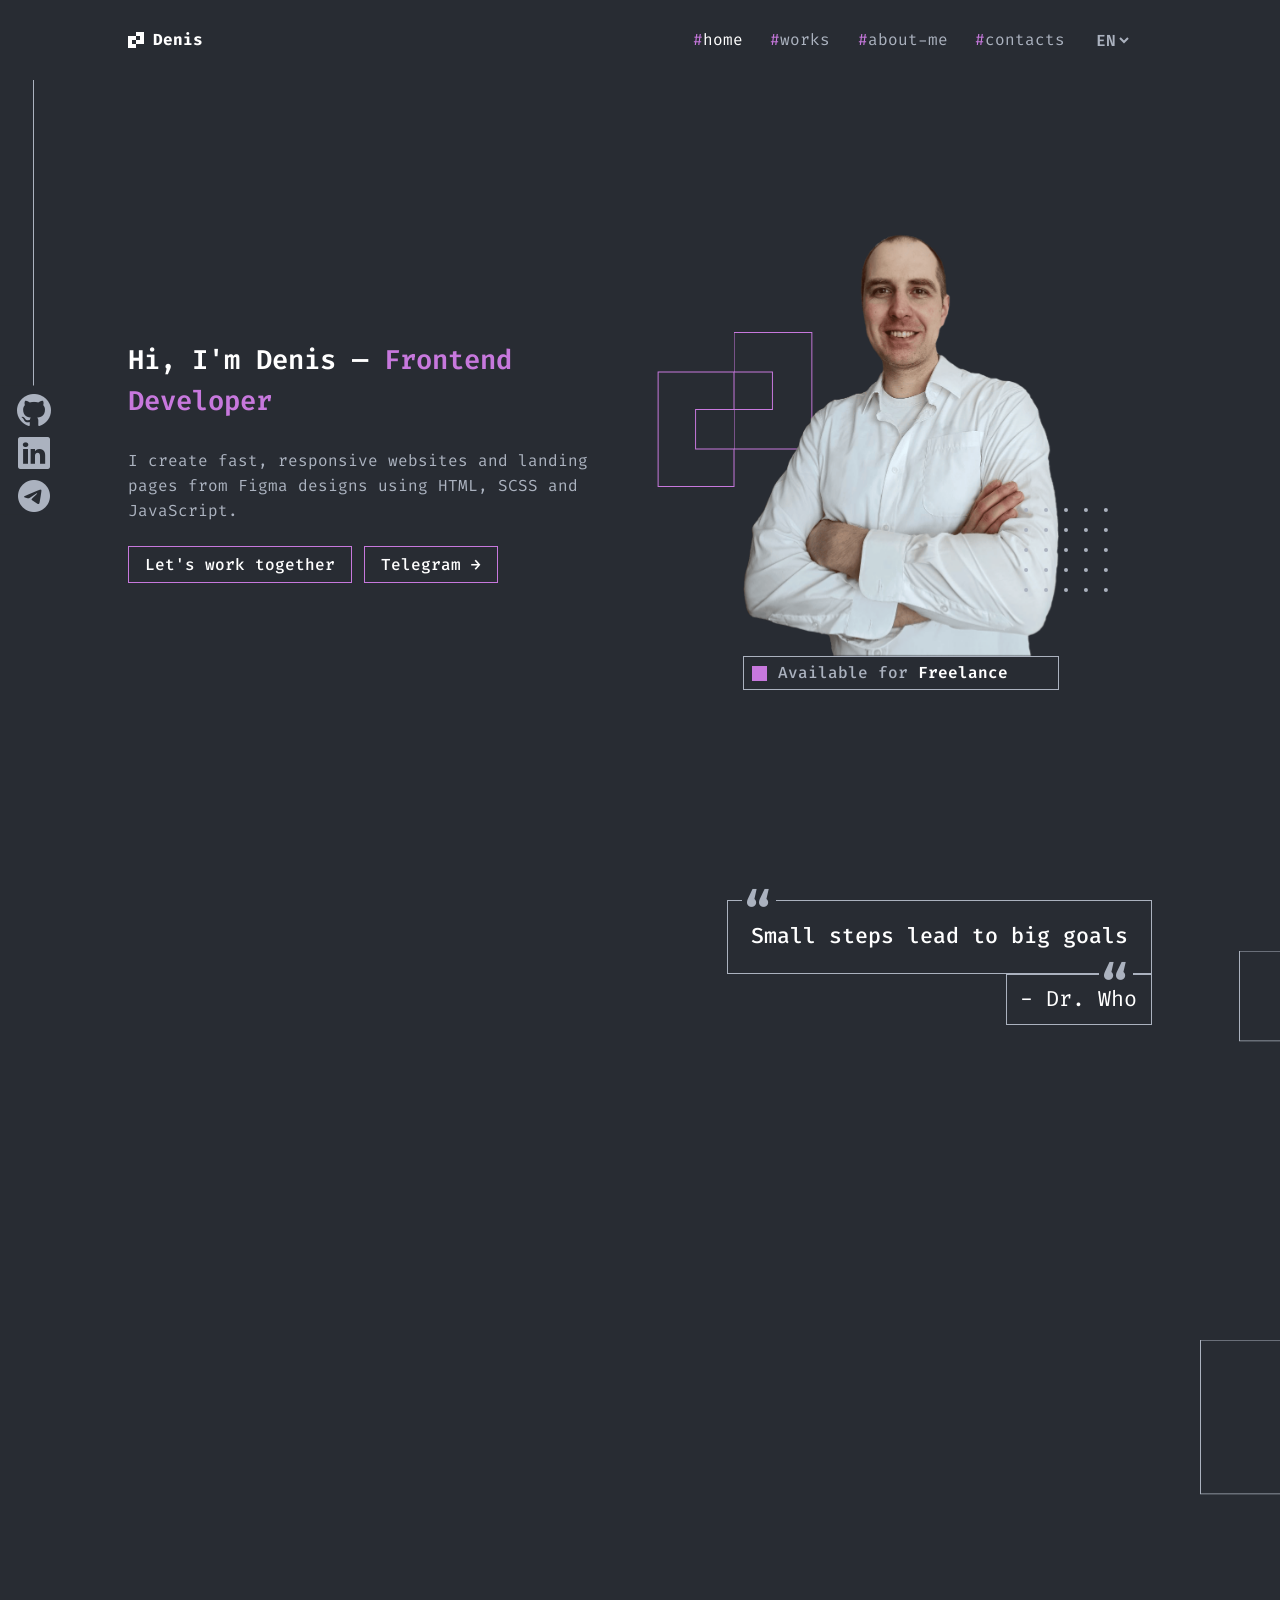
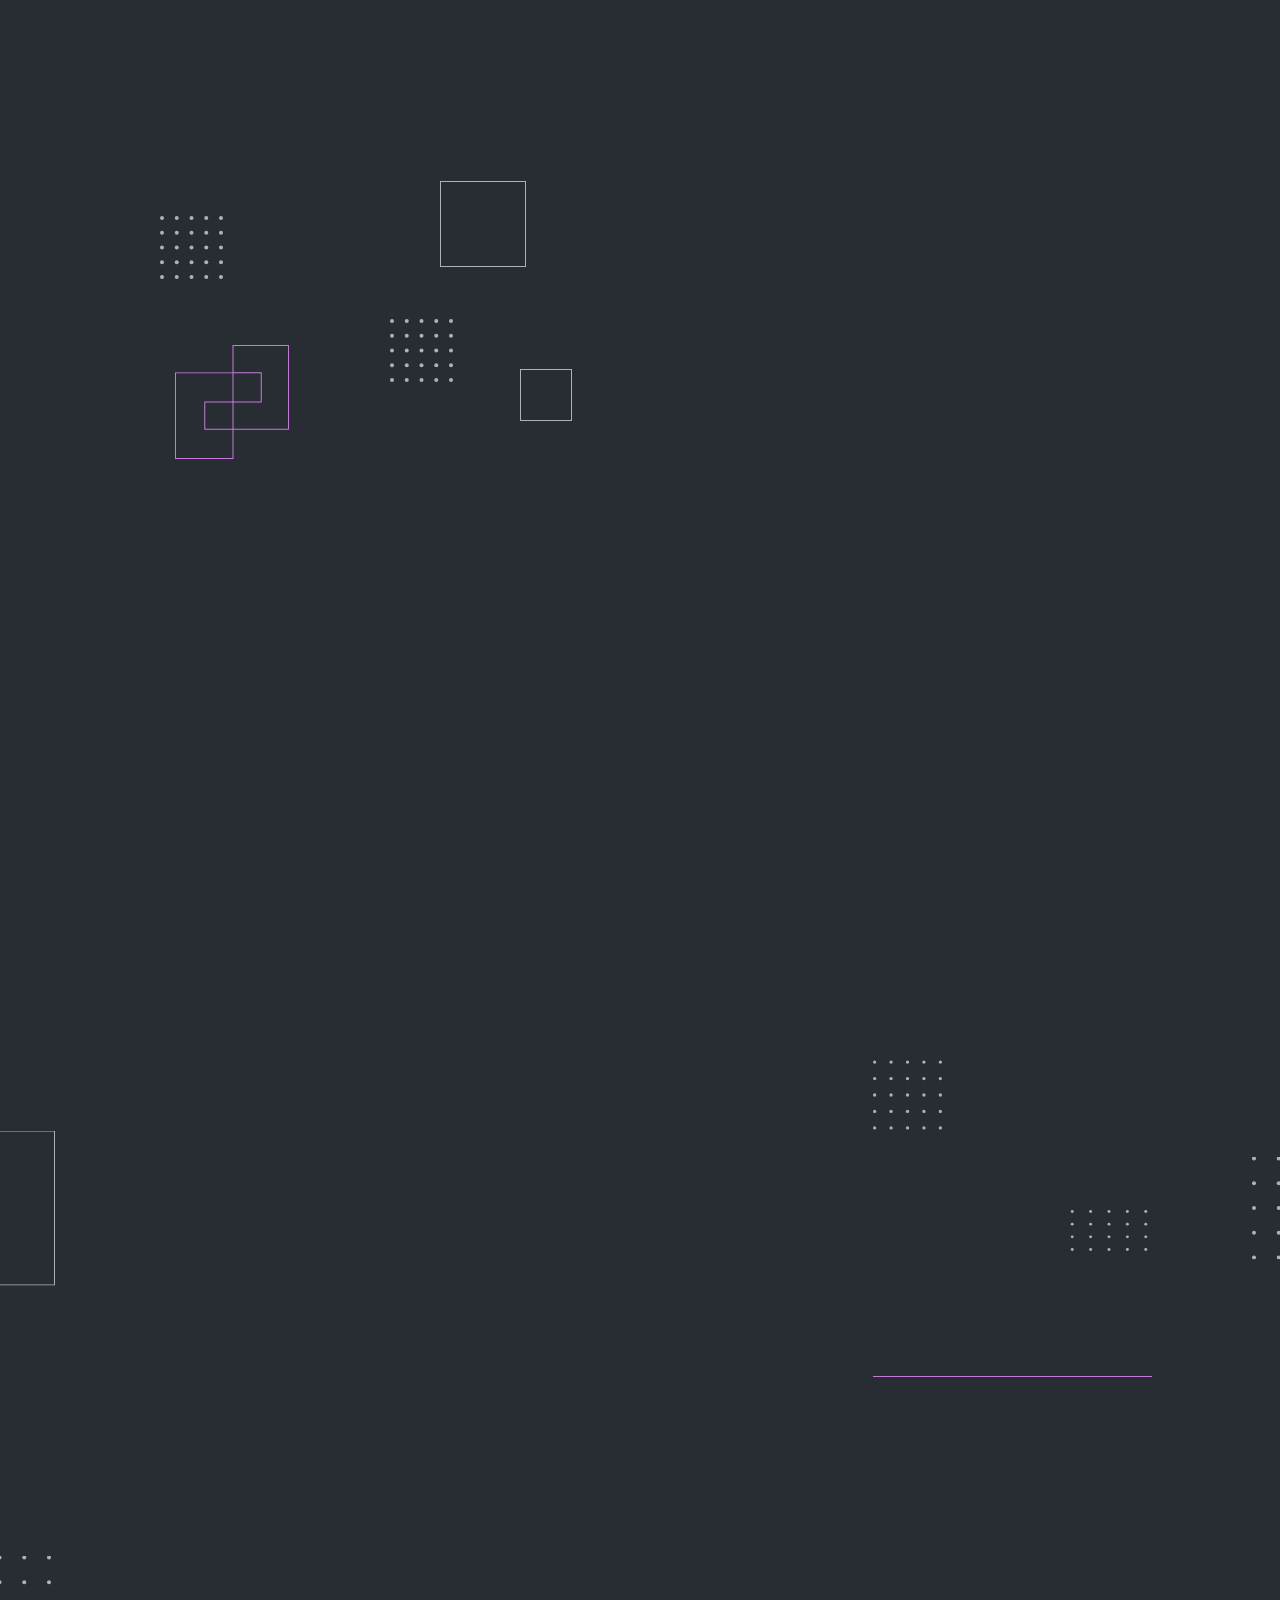
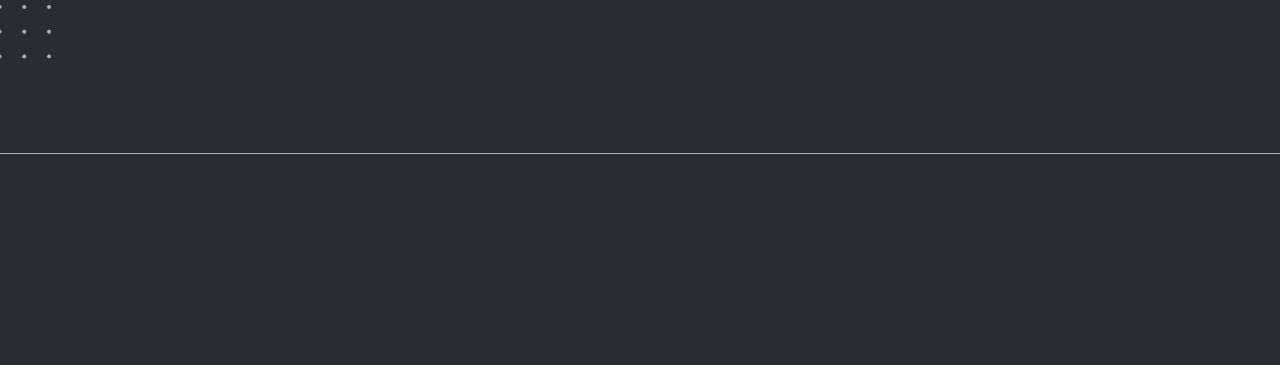
<file: index.html>
<!DOCTYPE html>
<html lang="en">
  <head>
    <meta charset="UTF-8" />
    <meta http-equiv="X-UA-Compatible" content="IE=edge" />
    <meta name="viewport" content="width=device-width, initial-scale=1.0" />

    <!-- SEO -->
    <meta
      name="description"
      content="Denis — Frontend Developer building fast, responsive websites and landing pages from Figma designs with HTML, SCSS and JavaScript."
    />
    <link rel="canonical" href="https://denis-dityatkin-dev.github.io/Portfolio-2.0/" />

    <!-- Open Graph -->
    <meta property="og:type" content="website" />
    <meta property="og:url" content="https://denis-dityatkin-dev.github.io/Portfolio-2.0/" />
    <meta property="og:title" content="Denis — Frontend Developer" />
    <meta
      property="og:description"
      content="Responsive websites and landing pages built with HTML, SCSS and JavaScript."
    />
    <meta
      property="og:image"
      content="https://denis-dityatkin-dev.github.io/Portfolio-2.0/images/preview.jpg"
    />
    <meta property="og:image:width" content="1201" />
		<meta property="og:image:height" content="554" />
    <meta property="og:image:alt" content="Denis — Frontend Developer portfolio preview" />
    <meta property="og:image:type" content="image/jpeg" />

    <!-- Twitter -->
    <meta name="twitter:card" content="summary_large_image" />
    <meta name="twitter:title" content="Denis — Frontend Developer" />
    <meta
      name="twitter:description"
      content="Responsive websites and landing pages built with HTML, SCSS and JavaScript."
    />
    <meta
      name="twitter:image"
      content="https://denis-dityatkin-dev.github.io/Portfolio-2.0/images/preview.jpg"
    />
    <meta name="twitter:image:alt" content="Denis — Frontend Developer portfolio preview" />

    <meta name="theme-color" content="#0d0d0d" />

    <link rel="icon" href="favicon.png" type="image/png" />
    <link rel="stylesheet" href="css/reset.css" />
    <link rel="stylesheet" href="css/main.css" />

    <title>Denis — Frontend Developer | Responsive Websites & Landing Pages</title>
  </head>
  <body>
    <div class="wrapper">
      <header id="navbar" class="header">
        <div class="header__container">
          <a data-goto=".wrapper" href="#" class="header__logo"> Denis </a>

          <div class="header__menu menu">
            <nav id="menu" class="menu__body" aria-label="Main navigation">
              <ul class="menu__list">
                <li class="menu__item">
                  <a
                    href="index.html"
                    class="menu__link menu__link-active"
                    aria-current="page"
                  >
                    <span>#</span><span data-i18n="nav.home">home</span>
                  </a>
                </li>

                <li class="menu__item">
                  <a href="works.html" class="menu__link">
                    <span>#</span><span data-i18n="nav.works">works</span>
                  </a>
                </li>

                <li class="menu__item">
                  <a href="about.html" class="menu__link">
                    <span>#</span><span data-i18n="nav.about">about-me</span>
                  </a>
                </li>

                <li class="menu__item">
                  <a href="contacts.html" class="menu__link">
                    <span>#</span><span data-i18n="nav.contacts">contacts</span>
                  </a>
                </li>

                <li class="menu__item">
                  <div class="select-wrapper">
                    <select
                      id="lang-select"
                      class="menu__link menu__link-select"
                      aria-label="Select language"
                    >
                      <option value="en">EN</option>
                      <option value="uk">UA</option>
                    </select>
                  </div>
                </li>
              </ul>

              <div class="header__menu-social">
                <div class="header__menu-items">
                  <a
                    href="https://github.com/denis-dityatkin-dev?tab=repositories"
                    target="_blank"
                    rel="noopener noreferrer"
                    class="social__item icon-github"
                    aria-label="GitHub"
                  ></a>

                  <a
                    href="https://www.linkedin.com/in/denis-dityatkin-908346b7/"
                    target="_blank"
                    rel="noopener noreferrer"
                    class="social__item icon-linkedin"
                    aria-label="LinkedIn"
                  ></a>

                  <a
                    href="https://t.me/den_ka4ek"
                    target="_blank"
                    rel="noopener noreferrer"
                    class="social__item icon-telegram"
                    aria-label="Telegram"
                  ></a>
                </div>
              </div>
            </nav>
          </div>

          <div class="header__actions">
            <button
              type="button"
              class="menu__icon icon-menu"
              aria-label="Open menu"
              aria-expanded="false"
              aria-controls="menu"
            >
              <span></span>
            </button>
          </div>
        </div>
      </header>

      <main class="main">
        <!-- ==================== HERO ==================== -->
        <section class="main-section --anim">
          <div class="main-section__line social-line anim--down"></div>

          <div class="main-section__social social">
            <div class="social__items">
              <a
                href="https://github.com/denis-dityatkin-dev?tab=repositories"
                target="_blank"
                rel="noopener noreferrer"
                class="social__item icon-github anim--delay"
                aria-label="GitHub"
              ></a>

              <a
                href="https://www.linkedin.com/in/denis-dityatkin-908346b7/"
                target="_blank"
                rel="noopener noreferrer"
                class="social__item icon-linkedin anim--delay"
                aria-label="LinkedIn"
              ></a>

              <a
                href="https://t.me/den_ka4ek"
                target="_blank"
                rel="noopener noreferrer"
                class="social__item icon-telegram anim--delay"
                aria-label="Telegram"
              ></a>
            </div>
          </div>

          <div class="main-section__container">
            <div class="main-section__content">
              <h1 class="main-section__title anim--down">
                Hi, I'm Denis — <span>Frontend Developer</span>
              </h1>

              <div class="main-section__text anim--right">
                <p>
                  I create fast, responsive websites and landing pages from
                  Figma designs using HTML, SCSS and JavaScript.
                </p>
              </div>

              <div class="main-section__actions anim--zoom">
                <button
                  data-goto=".contacts"
                  class="button main-section__button button__live"
                >
                  Let's work together
                </button>

                <a
                  href="https://t.me/den_ka4ek"
                  target="_blank"
                  rel="noopener noreferrer"
                  class="button main-section__button button__live"
                >
                  Telegram →
                </a>
              </div>
            </div>

            <div class="main-section__decor decor-main-section">
              <div class="decor-main-section__box">
                <div class="decor-main-section__image">
                  <img
                    class="decor-main-section__picture anim--left"
                    src="./images/denis-3.png"
                    alt="Denis — Frontend Developer"
                  />

                  <h2
                    class="decor-main-section__subtitle icon-cube-primary anim--up"
                  >
                    Available for <span>Freelance</span>
                  </h2>
                </div>
              </div>
            </div>
          </div>
        </section>

        <!-- ==================== WHO ==================== -->
        <section class="who --anim">
					<div class="who__container">
						<div class="who__content">
							<div class="who__text anim--right">
								<p>Small steps lead to big goals</p>
							</div>
							<div class="who__author anim--left">- Dr. Who</div>
						</div>
					</div>
          <img
            src="./images/who/cube.svg"
            alt=""
            aria-hidden="true"
            class="who__cube cube anim--rotate"
          />
        </section>

        <!-- ==================== PROJECTS ==================== -->
        <section class="projects --anim">
          <div class="projects__container">
            <div class="projects__header">
              <h2 class="projects__title title anim--right">
                <span>#</span>projects
              </h2>
              <a href="works.html" class="projects__link anim--left">
                View all →
              </a>
            </div>

            <div class="projects__items">
              <!-- Arct Website -->
              <article class="projects__item item-projects anim--delay-up">
                <a
                  href="https://denis-dityatkin-dev.github.io/arct/"
                  target="_blank"
                  rel="noopener noreferrer"
                  class="item-projects__image"
                >
                  <img
                    src="./images/projects/portfolio-19.jpg"
                    alt="Arct Website preview"
                  />
                </a>

                <div class="item-projects__category">
                  HTML · SCSS · JavaScript
                </div>

                <div class="item-projects__body body-item-projects">
                  <h3 class="body-item-projects__title">
                    <a
                      href="https://denis-dityatkin-dev.github.io/arct/"
                      target="_blank"
                      rel="noopener noreferrer"
                      class="body-item-projects__link-title"
                    >
                      Arct Website
                    </a>
                  </h3>

                  <div class="body-item-projects__text">
                    <p>
                      Responsive website built from a Figma design with a clean
                      layout, reusable components and mobile-friendly structure.
                    </p>
                  </div>

                  <div class="item-projects__buttons">
                    <a
                      href="https://denis-dityatkin-dev.github.io/arct/"
                      target="_blank"
                      rel="noopener noreferrer"
                      class="button item-projects__button button__live"
                    >
                      Live Demo →
                    </a>

                    <a
                      href="https://github.com/denis-dityatkin-dev/arct"
                      target="_blank"
                      rel="noopener noreferrer"
                      class="button item-projects__button button__live"
                      aria-label="Arct Website on GitHub"
                    >
                      GitHub →
                    </a>
                  </div>
                </div>
              </article>

              <!-- Arik Website -->
              <article class="projects__item item-projects anim--delay-up">
                <a
                  href="https://denis-dityatkin-dev.github.io/Arik/"
                  target="_blank"
                  rel="noopener noreferrer"
                  class="item-projects__image"
                >
                  <img
                    src="./images/projects/portfolio-18.jpg"
                    alt="Arik Website preview"
                  />
                </a>

                <div class="item-projects__category">
                  HTML · SCSS · JavaScript
                </div>

                <div class="item-projects__body body-item-projects">
                  <h3 class="body-item-projects__title">
                    <a
                      href="https://denis-dityatkin-dev.github.io/Arik/"
                      target="_blank"
                      rel="noopener noreferrer"
                      class="body-item-projects__link-title"
                    >
                      Arik Website
                    </a>
                  </h3>

                  <div class="body-item-projects__text">
                    <p>
                      Modern responsive landing page focused on visual
                      presentation, smooth animations and interactive elements.
                    </p>
                  </div>

                  <div class="item-projects__buttons">
                    <a
                      href="https://denis-dityatkin-dev.github.io/Arik/"
                      target="_blank"
                      rel="noopener noreferrer"
                      class="button item-projects__button button__live"
                    >
                      Live Demo →
                    </a>

                    <a
                      href="https://github.com/denis-dityatkin-dev/Arik"
                      target="_blank"
                      rel="noopener noreferrer"
                      class="button item-projects__button button__live"
                      aria-label="Arik Website on GitHub"
                    >
                      GitHub →
                    </a>
                  </div>
                </div>
              </article>

              <!-- Gronberg Website -->
              <article class="projects__item item-projects anim--delay-up">
                <a
                  href="https://denis-dityatkin-dev.github.io/gronberg/"
                  target="_blank"
                  rel="noopener noreferrer"
                  class="item-projects__image"
                >
                  <img
                    src="./images/projects/portfolio-17.jpg"
                    alt="Gronberg Website preview"
                  />
                </a>

                <div class="item-projects__category">
                  HTML · SCSS · JavaScript
                </div>

                <div class="item-projects__body body-item-projects">
                  <h3 class="body-item-projects__title">
                    <a
                      href="https://denis-dityatkin-dev.github.io/gronberg/"
                      target="_blank"
                      rel="noopener noreferrer"
                      class="body-item-projects__link-title"
                    >
                      Gronberg Website
                    </a>
                  </h3>

                  <div class="body-item-projects__text">
                    <p>
                      Fully responsive website with structured SCSS styling,
                      adaptive layouts and JavaScript functionality for a better
                      user experience.
                    </p>
                  </div>

                  <div class="item-projects__buttons">
                    <a
                      href="https://denis-dityatkin-dev.github.io/gronberg/"
                      target="_blank"
                      rel="noopener noreferrer"
                      class="button item-projects__button button__live"
                    >
                      Live Demo →
                    </a>

                    <a
                      href="https://github.com/denis-dityatkin-dev/gronberg"
                      target="_blank"
                      rel="noopener noreferrer"
                      class="button item-projects__button button__live"
                      aria-label="Gronberg Website on GitHub"
                    >
                      GitHub →
                    </a>
                  </div>
                </div>
              </article>
            </div>
          </div>

          <img
            src="./images/projects/cube.svg"
            alt=""
            aria-hidden="true"
            class="projects__cube cube anim--rotate-rev"
          />
        </section>

        <!-- ==================== SKILLS ==================== -->
        <section class="skills --anim">
          <div class="skills__container">
            <div class="skills__header">
              <h2 class="skills__title title anim--right">
                <span>#</span>skills
              </h2>
            </div>

            <div class="skills__body">
              <div class="skills__figures figure-skills">
                <div class="figure-skills__item">
                  <img
                    src="./images/skills/dots.svg"
                    class="item__figure-1 anim--rotate"
                    alt=""
                    aria-hidden="true"
                  />
                </div>

                <div class="figure-skills__item">
                  <img
                    src="./images/skills/сube-big.svg"
                    class="item__figure-2 anim--rotate-rev"
                    alt=""
                    aria-hidden="true"
                  />
                </div>

                <div class="figure-skills__item">
                  <img
                    src="./images/skills/logo.svg"
                    class="item__figure-3 anim--rotate"
                    alt=""
                    aria-hidden="true"
                  />
                </div>

                <div class="figure-skills__item figure-skills__item-body">
                  <img
                    src="./images/skills/dots.svg"
                    class="item__figure-4 anim--rotate-rev"
                    alt=""
                    aria-hidden="true"
                  />

                  <img
                    src="./images/skills/cube.svg"
                    class="item__figure-5 anim--rotate"
                    alt=""
                    aria-hidden="true"
                  />
                </div>
              </div>

              <div class="skills__content content-skills">
                <div class="content-skills__items item-skill">
                  <div class="item-skill__item anim--delay">
                    <h3 class="item-skill__item-title">Frontend</h3>

                    <div class="item-skill__item-text">
                      <p>HTML</p>
                      <p>CSS</p>
                      <p>SCSS</p>
                      <p>JavaScript</p>
                      <p>Responsive Design</p>
                      <p>BEM</p>
                    </div>
                  </div>

                  <div class="item-skill__item anim--delay">
                    <h3 class="item-skill__item-title">Tools</h3>

                    <div class="item-skill__item-text">
                      <p>VS Code</p>
                      <p>Figma</p>
                      <p>Git</p>
                      <p>GitHub</p>
                      <p>GitHub Pages</p>
                    </div>
                  </div>

									<div class="item-skill__item anim--delay">
										<h3 class="item-skill__item-title">Also</h3>
									
										<div class="item-skill__item-text">
											<p>Semantic HTML</p>
											<p>Accessibility basics</p>
											<p>Cross-browser testing</p>
										</div>
									</div>
                </div>
              </div>
            </div>
          </div>
        </section>

        <!-- ==================== WHAT I DO ==================== -->
        <section class="services --anim">
          <div class="services__container">
            <div class="services__header content-section__header header__title">
              <h2 class="title-big anim--delay-up" data-prefix="#"><span>#</span>what-i-do</h2>

              <div class="sub-title anim--delay-up">What you get</div>
            </div>

            <div class="services__items">
              <article class="services__item anim--delay-down">
                <h3>Responsive Design</h3>
                <p>Websites adapted for desktop, tablet and mobile devices.</p>
              </article>

              <article class="services__item anim--delay-down">
                <h3>Figma to HTML</h3>
                <p>
                  Accurate implementation of Figma designs using HTML, SCSS and
                  JavaScript.
                </p>
              </article>

              <article class="services__item anim--delay-down">
                <h3>Clean Code</h3>
                <p>
                  Structured and maintainable code using BEM and modern frontend
                  practices.
                </p>
              </article>

              <article class="services__item anim--delay-up">
                <h3>Animations</h3>
                <p>
                  Subtle animations and interactive elements to make the website
                  feel more dynamic.
                </p>
              </article>

              <article class="services__item anim--delay-up">
                <h3>Cross-browser</h3>
                <p>
                  Testing and adaptation for modern browsers and different
                  screen sizes.
                </p>
              </article>

              <article class="services__item anim--delay-up">
                <h3>Git & GitHub</h3>
                <p>
                  Project version control and clean repository structure using
                  Git and GitHub.
                </p>
              </article>
            </div>
          </div>
        </section>

        <!-- ==================== ABOUT ==================== -->
        <section class="about --anim">
          <img
            src="./images/about/dots-1.svg"
            alt=""
            aria-hidden="true"
            class="about__cube cube anim--rotate-rev"
          />

          <div class="about__container">
            <div class="about__header">
              <h2 class="about__title title anim--right">
                <span>#</span>about-me
              </h2>
            </div>

            <div class="about__body">
              <div class="about__content">
                <div class="about__text">
                  <p class="anim--delay-up">Hello, I'm Denis</p>

                  <p class="anim--delay-up">
                    I'm a self-taught front-end developer based in Ukraine. I
                    build responsive websites and landing pages from scratch,
                    focusing on clean code, modern design and a smooth user
                    experience.
                  </p>

                  <p class="anim--delay-up">
                    Web development has been my passion for over a year. I'm
                    constantly improving my skills, learning new technologies
                    and turning ideas into functional, user-friendly websites.
                  </p>
                </div>

                <a
                  href="about.html"
                  class="button about__button button__live anim--zoom"
                >
                  Read more →
                </a>
              </div>

              <div class="about__decor decor-about">
                <div class="decor-about__box">
                  <div class="decor-about__image">
                    <img
                      class="decor-about__picture anim--left"
                      src="./images/denis-4.png"
                      alt="Denis — Frontend Developer"
                    />
                  </div>
                </div>
              </div>
            </div>
          </div>

          <img
            src="./images/projects/cube.svg"
            alt=""
            aria-hidden="true"
            class="about__dots anim--rotate"
          />
        </section>

        <!-- ==================== CONTACTS ==================== -->
        <section class="contacts --anim">
          <img
            src="./images/about/dots-1.svg"
            alt=""
            aria-hidden="true"
            class="contacts__dots anim--rotate"
          />

          <div class="contacts__container">
            <div class="contacts__header">
              <h2 class="contacts__title title anim--right">
                <span>#</span>contacts
              </h2>
            </div>

            <div class="contacts__body">
              <div class="contacts__text anim--up">
                <p>
                  I'm currently available for freelance opportunities. Have a
                  project in mind or a question? Feel free to get in touch with
                  me.
                </p>
              </div>

              <div class="contacts__content action anim--left">
                <div class="contacts__subtitle contacts__title">
                  Message me here
                </div>

                <div class="contacts__items">
                  <a
                    href="mailto:den04101990@gmail.com"
                    class="contacts__item icon-email"
                  >
                    den04101990@gmail.com
                  </a>

                  <a
                    href="https://t.me/den_ka4ek"
                    target="_blank"
                    rel="noopener noreferrer"
                    class="contacts__item icon-telegram"
                  >
                    @den_ka4ek
                  </a>
                </div>
              </div>
            </div>
          </div>
        </section>
      </main>

      <footer class="footer --anim">
        <div class="footer__container">
          <div class="footer__body body-footer">
            <div class="body-footer__content">
              <div class="body-footer__title">
                <a
                  href="#"
                  data-goto=".wrapper"
                  class="body-footer__logo header__logo anim--right"
                >
                  Denis
                </a>

                <a
                  href="mailto:den04101990@gmail.com"
                  class="body-footer__mail anim--left"
                >
                  den04101990@gmail.com
                </a>
              </div>

              <div class="body-footer__text anim--up">
                <p>
                  Frontend Developer specializing in responsive websites and
                  landing pages.
                </p>
              </div>
            </div>

            <div class="body-footer__media media-footer">
              <div class="media-footer__title anim--left">Media</div>

              <div class="media-footer__social social-footer">
                <div class="social-footer__items">
                  <a
                    href="https://github.com/denis-dityatkin-dev?tab=repositories"
                    target="_blank"
                    rel="noopener noreferrer"
                    class="social-footer__item social__item icon-github anim--delay"
                    aria-label="GitHub"
                  ></a>

                  <a
                    href="https://www.linkedin.com/in/denis-dityatkin-908346b7/"
                    target="_blank"
                    rel="noopener noreferrer"
                    class="social-footer__item social__item icon-linkedin anim--delay"
                    aria-label="LinkedIn"
                  ></a>

                  <a
                    href="https://t.me/den_ka4ek"
                    target="_blank"
                    rel="noopener noreferrer"
                    class="social-footer__item social__item icon-telegram anim--delay"
                    aria-label="Telegram"
                  ></a>
                </div>
              </div>
            </div>
          </div>

          <div class="footer__copy anim--up">
            © 2026 Denis. All rights reserved.
          </div>
        </div>
      </footer>
    </div>

    <script src="js/translate.js"></script>
    <script src="js/components/burger.js"></script>
    <script src="js/components/float-head.js"></script>
    <script src="js/components/anim.js"></script>
  </body>
</html>
</file>
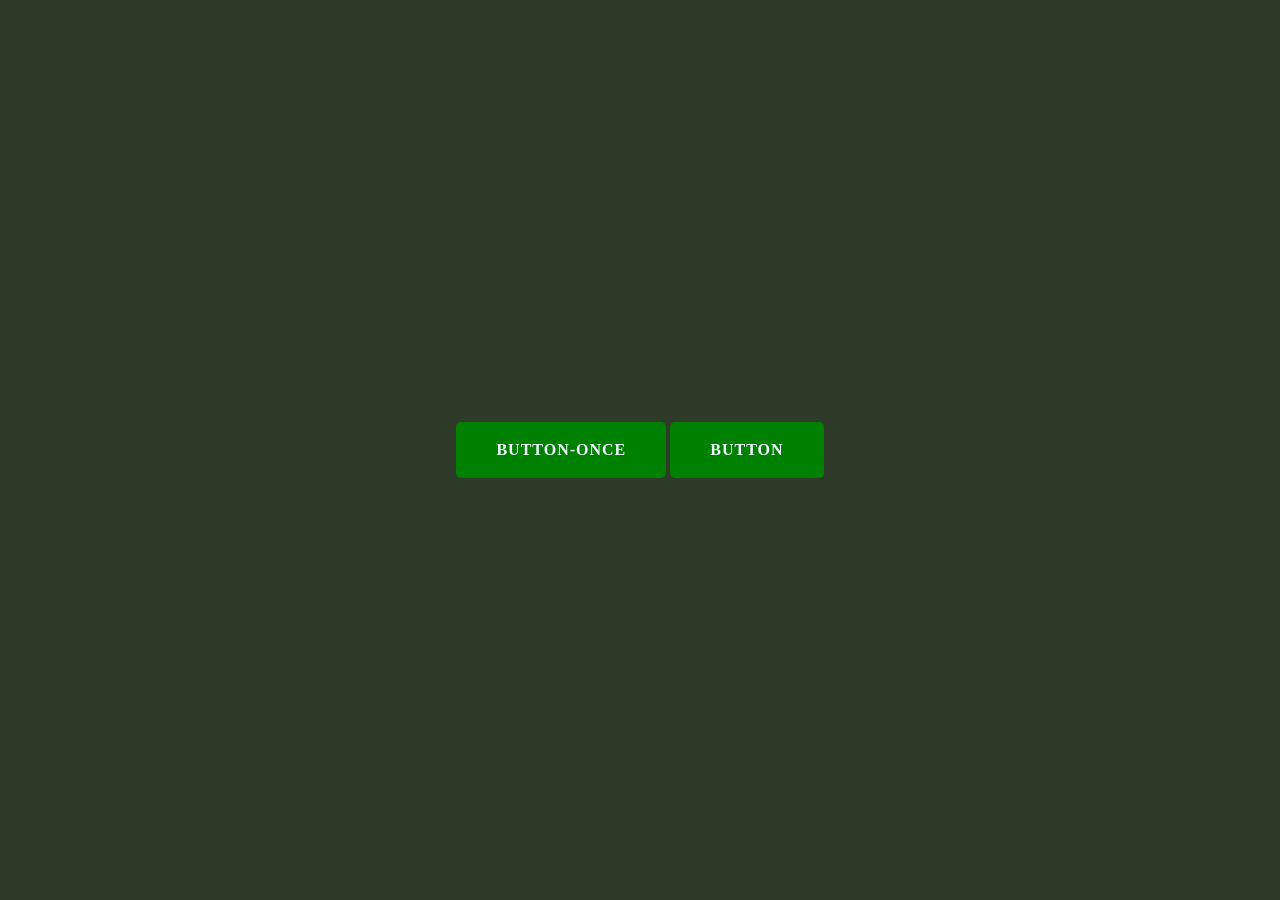
<file: tools/RIPPLE EFFECT button/index.html>
<!DOCTYPE html>
<html lang="en">
<head>
  <meta charset="UTF-8">
  <meta http-equiv="X-UA-Compatible" content="IE=edge">
  <meta name="viewport" content="width=device-width, initial-scale=1.0">
  <link rel="stylesheet" href="css/reset.css">
  <link rel="stylesheet" href="css/style.css">
  <title>RIPPLE EFFECT BUTTON</title>
</head>
<body>
	<div class="wrapper">
		<main class="page">
			<div class="page__item">
				<button data-ripple="once" type="button" class="button">Button-once</button>
				<button data-ripple type="button" class="button">Button</button>
			</div>
		</main>
	</div>
  <script src="js/button-ripple.js"></script>
	<!-- <script src="https://cdn.jsdelivr.net/npm/swiper@8/swiper-bundle.min.js"></script>
	<script src="js/slider_swiper.js"></script> -->
	<!-- <script src="js/anim.js"></script> -->
</body>
</html>
</file>
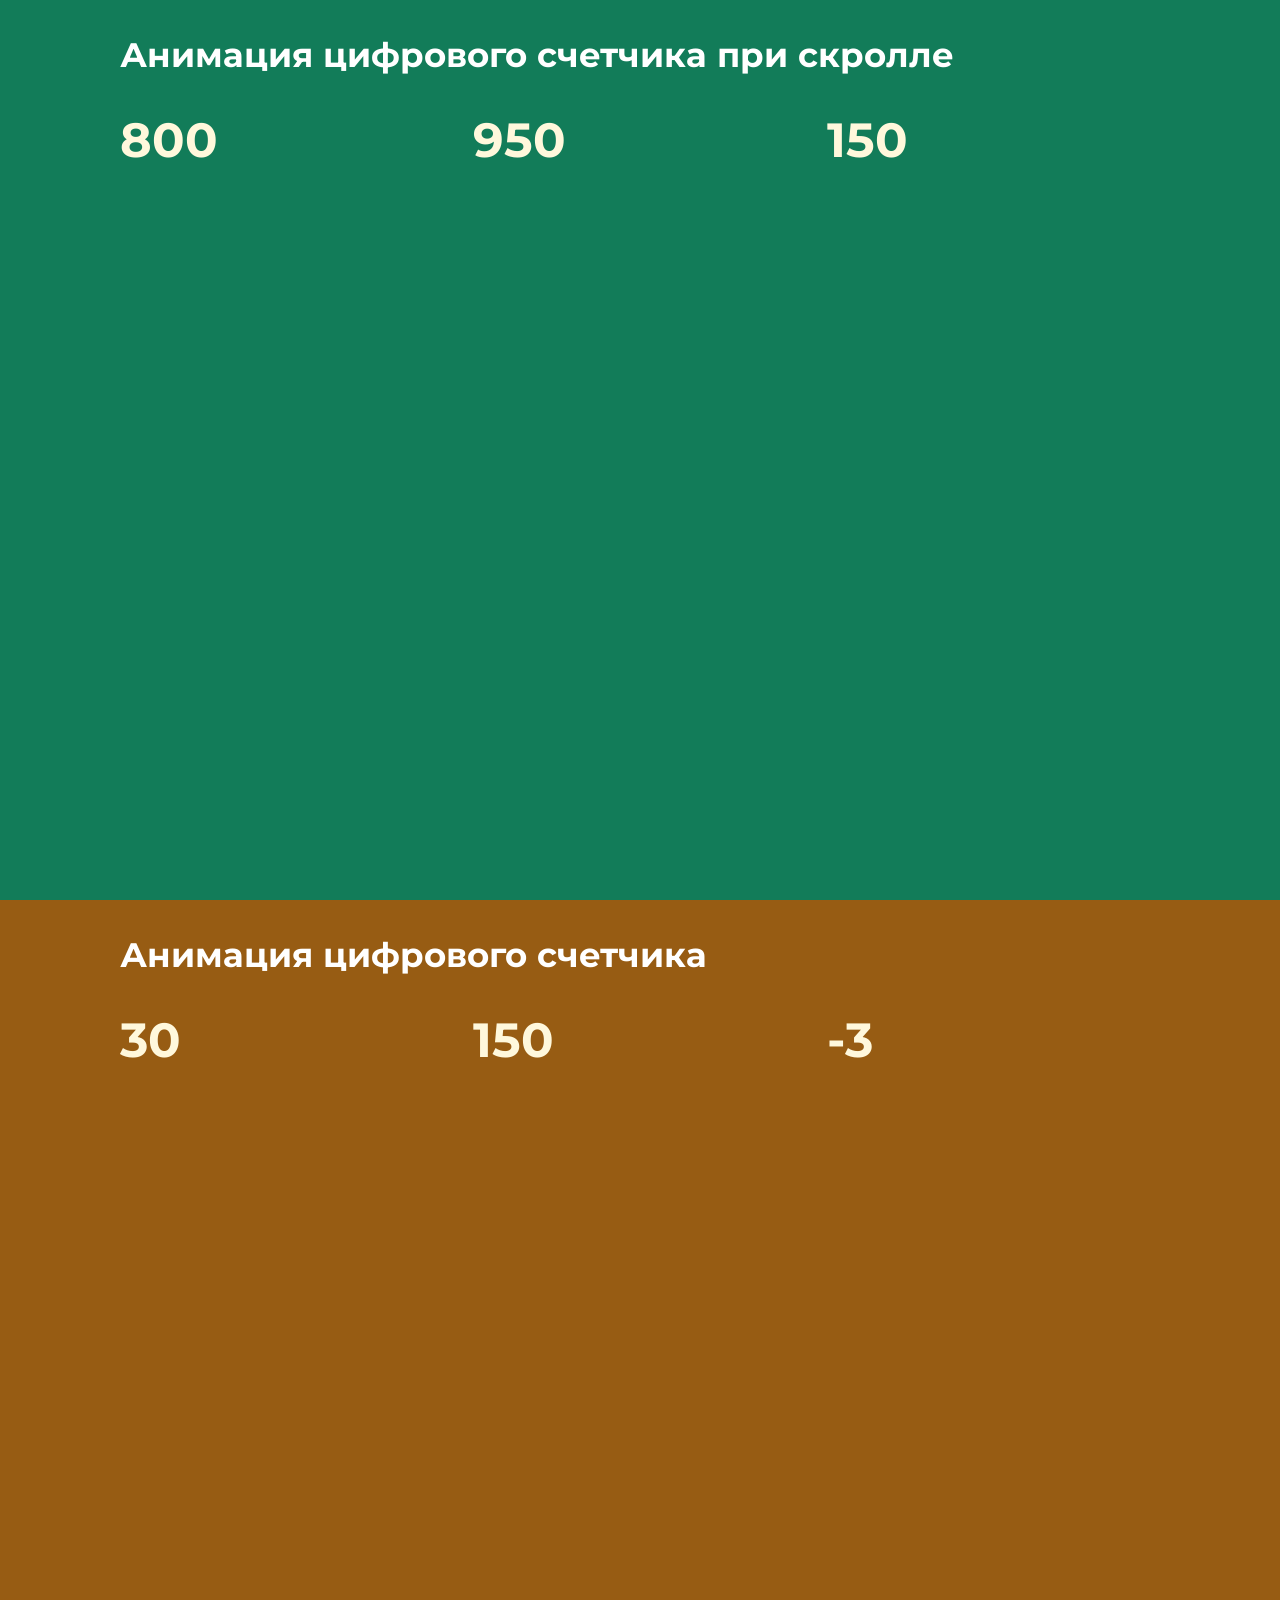
<file: tools/Анимация цифрового счетчика/index.html>
<!DOCTYPE html>
<html lang="en">
<head>
  <meta charset="UTF-8">
  <meta http-equiv="X-UA-Compatible" content="IE=edge">
  <meta name="viewport" content="width=device-width, initial-scale=1.0">
  <link rel="stylesheet" href="css/reset.css">
  <link rel="stylesheet" href="css/style.css">
  <title>Анимация цифрового счетчика</title>
</head>
<body>
	<div class="wrapper">
		<div class="page">
			<section class="page__section">
				<div class="page__container">
					<h2 class="page__title">Анимация цифрового счетчика при скролле</h2>
					<div class="page__row">
						<div data-digits-counter class="page__counter">800</div>
						<div data-digits-counter class="page__counter">950</div>
						<div data-digits-counter class="page__counter">150</div>
					</div>
				</div>
			</section>
			<section class="page__section">
				<div class="page__container">
					<h1 class="page__title">Анимация цифрового счетчика</h1>
					<div class="page__row">
						<div data-digits-counter class="page__counter">100</div>
						<div data-digits-counter class="page__counter">500</div>
						<div data-digits-counter class="page__counter">-10</div>
					</div>
				</div>
			</section>
		</div>
	</div>
  <script src="js/digits-counter.js"></script>
	<!-- <script src="https://cdn.jsdelivr.net/npm/swiper@8/swiper-bundle.min.js"></script>
	<script src="js/slider_swiper.js"></script> -->
	<!-- <script src="js/anim.js"></script> -->
</body>
</html>
</file>
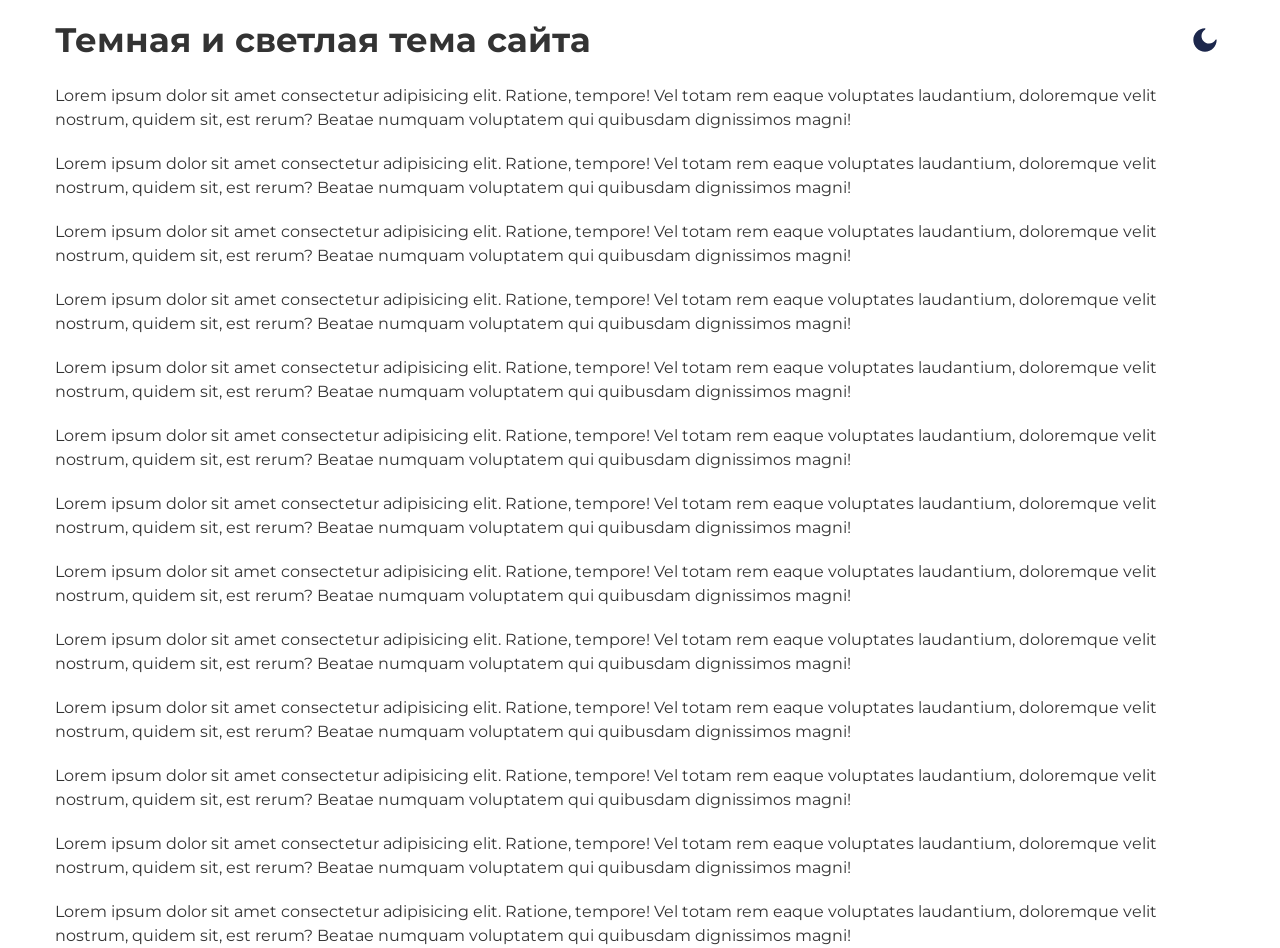
<file: tools/Изменение цветовой схемы сайта/index.html>
<!DOCTYPE html>
<html lang="en">
<head>
  <meta charset="UTF-8">
  <meta http-equiv="X-UA-Compatible" content="IE=edge">
  <meta name="viewport" content="width=device-width, initial-scale=1.0">
  <link rel="stylesheet" href="css/reset.css">
  <link rel="stylesheet" href="css/style.css">
  <title>Изменение цветовой схемы сайта</title>
</head>
<body>
	<div class="wrapper">
		<div class="page">
			<div class="page__container">
				<div class="page__header">
					<h1 class="page__title">Темная и светлая тема сайта</h1>
					<div class="page__action">
						<button type="button" class="page__theme"></button>
						<button type="button" class="page__reset"></button>
					</div>
				</div>
				<div class="page__text">
					<p>Lorem ipsum dolor sit amet consectetur adipisicing elit. Ratione, tempore! Vel totam rem eaque voluptates laudantium, doloremque velit nostrum, quidem sit, est rerum? Beatae numquam voluptatem qui quibusdam dignissimos magni!</p>
					<p>Lorem ipsum dolor sit amet consectetur adipisicing elit. Ratione, tempore! Vel totam rem eaque voluptates laudantium, doloremque velit nostrum, quidem sit, est rerum? Beatae numquam voluptatem qui quibusdam dignissimos magni!</p>
					<p>Lorem ipsum dolor sit amet consectetur adipisicing elit. Ratione, tempore! Vel totam rem eaque voluptates laudantium, doloremque velit nostrum, quidem sit, est rerum? Beatae numquam voluptatem qui quibusdam dignissimos magni!</p>
					<p>Lorem ipsum dolor sit amet consectetur adipisicing elit. Ratione, tempore! Vel totam rem eaque voluptates laudantium, doloremque velit nostrum, quidem sit, est rerum? Beatae numquam voluptatem qui quibusdam dignissimos magni!</p>
					<p>Lorem ipsum dolor sit amet consectetur adipisicing elit. Ratione, tempore! Vel totam rem eaque voluptates laudantium, doloremque velit nostrum, quidem sit, est rerum? Beatae numquam voluptatem qui quibusdam dignissimos magni!</p>
					<p>Lorem ipsum dolor sit amet consectetur adipisicing elit. Ratione, tempore! Vel totam rem eaque voluptates laudantium, doloremque velit nostrum, quidem sit, est rerum? Beatae numquam voluptatem qui quibusdam dignissimos magni!</p>
					<p>Lorem ipsum dolor sit amet consectetur adipisicing elit. Ratione, tempore! Vel totam rem eaque voluptates laudantium, doloremque velit nostrum, quidem sit, est rerum? Beatae numquam voluptatem qui quibusdam dignissimos magni!</p>
					<p>Lorem ipsum dolor sit amet consectetur adipisicing elit. Ratione, tempore! Vel totam rem eaque voluptates laudantium, doloremque velit nostrum, quidem sit, est rerum? Beatae numquam voluptatem qui quibusdam dignissimos magni!</p>
					<p>Lorem ipsum dolor sit amet consectetur adipisicing elit. Ratione, tempore! Vel totam rem eaque voluptates laudantium, doloremque velit nostrum, quidem sit, est rerum? Beatae numquam voluptatem qui quibusdam dignissimos magni!</p>
					<p>Lorem ipsum dolor sit amet consectetur adipisicing elit. Ratione, tempore! Vel totam rem eaque voluptates laudantium, doloremque velit nostrum, quidem sit, est rerum? Beatae numquam voluptatem qui quibusdam dignissimos magni!</p>
					<p>Lorem ipsum dolor sit amet consectetur adipisicing elit. Ratione, tempore! Vel totam rem eaque voluptates laudantium, doloremque velit nostrum, quidem sit, est rerum? Beatae numquam voluptatem qui quibusdam dignissimos magni!</p>
					<p>Lorem ipsum dolor sit amet consectetur adipisicing elit. Ratione, tempore! Vel totam rem eaque voluptates laudantium, doloremque velit nostrum, quidem sit, est rerum? Beatae numquam voluptatem qui quibusdam dignissimos magni!</p>
					<p>Lorem ipsum dolor sit amet consectetur adipisicing elit. Ratione, tempore! Vel totam rem eaque voluptates laudantium, doloremque velit nostrum, quidem sit, est rerum? Beatae numquam voluptatem qui quibusdam dignissimos magni!</p>
				</div>
			</div>
		</div>
	</div>
  <script src="js/script.js"></script>
	<!-- <script src="https://cdn.jsdelivr.net/npm/swiper@8/swiper-bundle.min.js"></script>
	<script src="js/slider_swiper.js"></script> -->
	<!-- <script src="js/anim.js"></script> -->
</body>
</html>
</file>
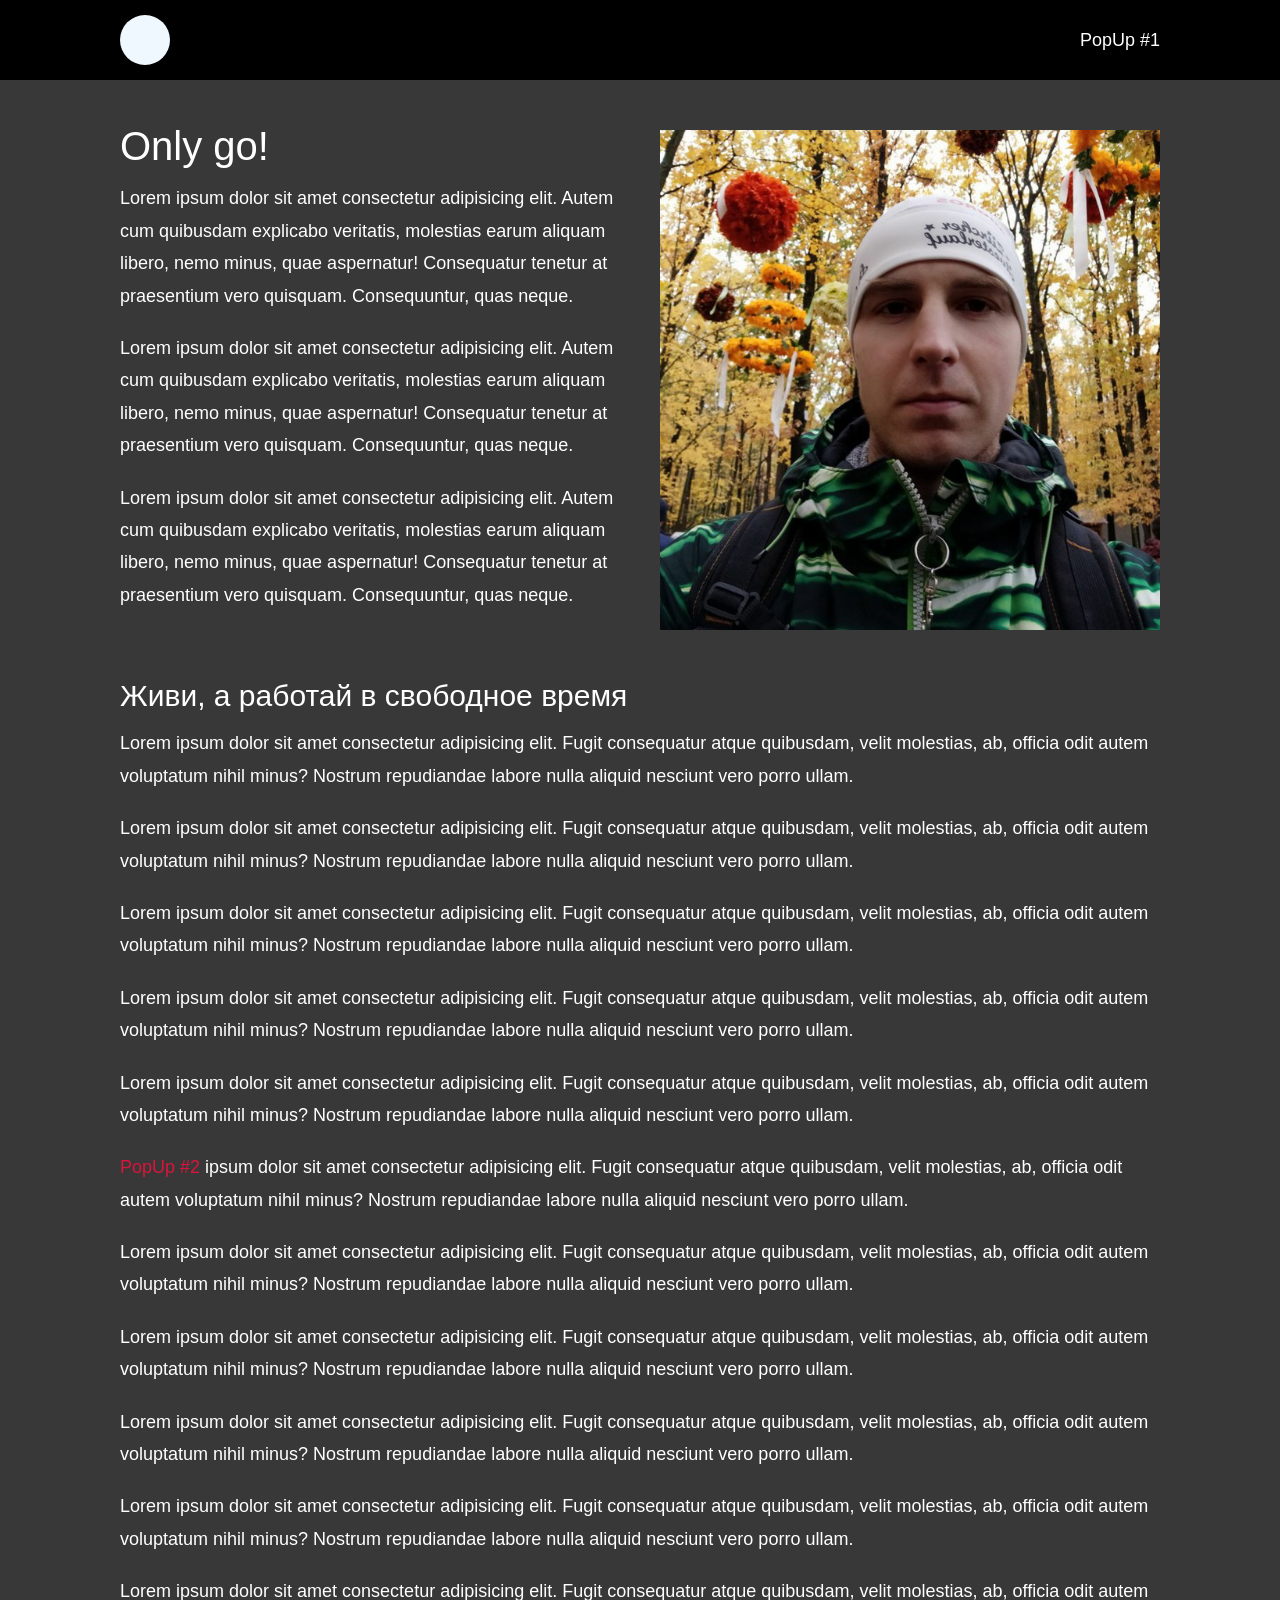
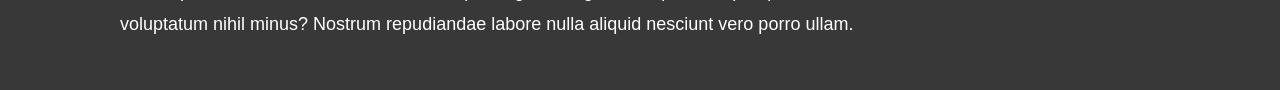
<file: tools/Модальные окна Pop-Up/index.html>
<!DOCTYPE html>
<html lang="en">
<head>
  <meta charset="UTF-8">
  <meta http-equiv="X-UA-Compatible" content="IE=edge">
  <meta name="viewport" content="width=device-width, initial-scale=1.0">
  <link rel="stylesheet" href="css/reset.css">
  <link rel="stylesheet" href="css/style.css">
  <title>Модальные окна. PopUp</title>
</head>
<body>
	<div class="wrapper">
		<header id="header" class="header lock-padding">
			<div class="header__container">
				<a href="" class="header__logo"></a>
				<a href="#popup" class="header__phone popup-link">PopUp #1</a>
			</div>
		</header>
		<div class="content">
			<div class="content__container">
				<section class="content__section content__section_row">
					<div class="content__body">
						<h1 class="content__title">Only go!</h1>
						<div class="content__text">
							<p>Lorem ipsum dolor sit amet consectetur adipisicing elit. Autem cum quibusdam explicabo veritatis, molestias earum aliquam libero, nemo minus, quae aspernatur! Consequatur tenetur at praesentium vero quisquam. Consequuntur, quas neque.</p>
							<p>Lorem ipsum dolor sit amet consectetur adipisicing elit. Autem cum quibusdam explicabo veritatis, molestias earum aliquam libero, nemo minus, quae aspernatur! Consequatur tenetur at praesentium vero quisquam. Consequuntur, quas neque.</p>
							<p>Lorem ipsum dolor sit amet consectetur adipisicing elit. Autem cum quibusdam explicabo veritatis, molestias earum aliquam libero, nemo minus, quae aspernatur! Consequatur tenetur at praesentium vero quisquam. Consequuntur, quas neque.</p>
						</div>
					</div>
					<a href="#image" class="content__image popup-link">
						<img src="./images/main-img.jpg" alt="main">
					</a>
				</section>
				<section class="content__section">
					<h2 class="content__subtitle">Живи, а работай в свободное время</h2>
					<div class="content__text">
						<p>Lorem ipsum dolor sit amet consectetur adipisicing elit. Fugit consequatur atque quibusdam, velit molestias, ab, officia odit autem voluptatum nihil minus? Nostrum repudiandae labore nulla aliquid nesciunt vero porro ullam.</p>
						<p>Lorem ipsum dolor sit amet consectetur adipisicing elit. Fugit consequatur atque quibusdam, velit molestias, ab, officia odit autem voluptatum nihil minus? Nostrum repudiandae labore nulla aliquid nesciunt vero porro ullam.</p>
						<p>Lorem ipsum dolor sit amet consectetur adipisicing elit. Fugit consequatur atque quibusdam, velit molestias, ab, officia odit autem voluptatum nihil minus? Nostrum repudiandae labore nulla aliquid nesciunt vero porro ullam.</p>
						<p>Lorem ipsum dolor sit amet consectetur adipisicing elit. Fugit consequatur atque quibusdam, velit molestias, ab, officia odit autem voluptatum nihil minus? Nostrum repudiandae labore nulla aliquid nesciunt vero porro ullam.</p>
						<p>Lorem ipsum dolor sit amet consectetur adipisicing elit. Fugit consequatur atque quibusdam, velit molestias, ab, officia odit autem voluptatum nihil minus? Nostrum repudiandae labore nulla aliquid nesciunt vero porro ullam.</p>
						<p><a href="#popup_2" class="popup-link">PopUp #2</a> ipsum dolor sit amet consectetur adipisicing elit. Fugit consequatur atque quibusdam, velit molestias, ab, officia odit autem voluptatum nihil minus? Nostrum repudiandae labore nulla aliquid nesciunt vero porro ullam.</p>
						<p>Lorem ipsum dolor sit amet consectetur adipisicing elit. Fugit consequatur atque quibusdam, velit molestias, ab, officia odit autem voluptatum nihil minus? Nostrum repudiandae labore nulla aliquid nesciunt vero porro ullam.</p>
						<p>Lorem ipsum dolor sit amet consectetur adipisicing elit. Fugit consequatur atque quibusdam, velit molestias, ab, officia odit autem voluptatum nihil minus? Nostrum repudiandae labore nulla aliquid nesciunt vero porro ullam.</p>
						<p>Lorem ipsum dolor sit amet consectetur adipisicing elit. Fugit consequatur atque quibusdam, velit molestias, ab, officia odit autem voluptatum nihil minus? Nostrum repudiandae labore nulla aliquid nesciunt vero porro ullam.</p>
						<p>Lorem ipsum dolor sit amet consectetur adipisicing elit. Fugit consequatur atque quibusdam, velit molestias, ab, officia odit autem voluptatum nihil minus? Nostrum repudiandae labore nulla aliquid nesciunt vero porro ullam.</p>
						<p>Lorem ipsum dolor sit amet consectetur adipisicing elit. Fugit consequatur atque quibusdam, velit molestias, ab, officia odit autem voluptatum nihil minus? Nostrum repudiandae labore nulla aliquid nesciunt vero porro ullam.</p>
					</div>
				</section>
			</div>
		</div>
	</div>
	<div id="popup" class="popup">
		<!-- <a href="#header" class="popup__area"></a> -->
		<div class="popup__body">
			<div class="popup__content">
				<a href="#header" class="popup__close close-popup">X</a>
				<div class="popup__title"> Modal window #1</div>
				<div class="popup__text">
					<a href="#popup_2" class="popup-link">PopUp #2</a> ipsum dolor sit amet consectetur adipisicing elit.
					 Nihil dolorem vel beatae ex possimus placeat ad aperiam quidem ratione quas 
					 facilis, nostrum sed eveniet praesentium aut quibusdam et! Perferendis, officia?
					Lorem ipsum dolor sit amet consectetur adipisicing elit.
					 Nihil dolorem vel beatae ex possimus placeat ad aperiam quidem ratione quas 
					 facilis, nostrum sed eveniet praesentium aut quibusdam et! Perferendis, officia?
					Lorem ipsum dolor sit amet consectetur adipisicing elit.
					 Nihil dolorem vel beatae ex possimus placeat ad aperiam quidem ratione quas 
					 facilis, nostrum sed eveniet praesentium aut quibusdam et! Perferendis, officia?
					Lorem ipsum dolor sit amet consectetur adipisicing elit.
					 Nihil dolorem vel beatae ex possimus placeat ad aperiam quidem ratione quas 
					 facilis, nostrum sed eveniet praesentium aut quibusdam et! Perferendis, officia?
					Lorem ipsum dolor sit amet consectetur adipisicing elit.
					 Nihil dolorem vel beatae ex possimus placeat ad aperiam quidem ratione quas 
					 facilis, nostrum sed eveniet praesentium aut quibusdam et! Perferendis, officia?
					Lorem ipsum dolor sit amet consectetur adipisicing elit.
					 Nihil dolorem vel beatae ex possimus placeat ad aperiam quidem ratione quas 
					 facilis, nostrum sed eveniet praesentium aut quibusdam et! Perferendis, officia?
					Lorem ipsum dolor sit amet consectetur adipisicing elit.
					 Nihil dolorem vel beatae ex possimus placeat ad aperiam quidem ratione quas 
					 facilis, nostrum sed eveniet praesentium aut quibusdam et! Perferendis, officia?
				</div>
			</div>
		</div>
	</div>
	<div id="popup_2" class="popup">
		<!-- <a href="#header" class="popup__area"></a> -->
		<div class="popup__body">
			<div class="popup__content">
				<a href="#header" class="popup__close close-popup">X</a>
				<div class="popup__title"> Modal window #2</div>
				<div class="popup__text">
					 ipsum dolor sit amet consectetur adipisicing elit.
					 Nihil dolorem vel beatae ex possimus placeat ad aperiam quidem ratione quas 
					 facilis, nostrum sed eveniet praesentium aut quibusdam et! Perferendis, officia?
					Lorem ipsum dolor sit amet consectetur adipisicing elit.
					 Nihil dolorem vel beatae ex possimus placeat ad aperiam quidem ratione quas 
					 facilis, nostrum sed eveniet praesentium aut quibusdam et! Perferendis, officia?
					Lorem ipsum dolor sit amet consectetur adipisicing elit.
					 Nihil dolorem vel beatae ex possimus placeat ad aperiam quidem ratione quas 
					 facilis, nostrum sed eveniet praesentium aut quibusdam et! Perferendis, officia?
					Lorem ipsum dolor sit amet consectetur adipisicing elit.
					 Nihil dolorem vel beatae ex possimus placeat ad aperiam quidem ratione quas 
					 facilis, nostrum sed eveniet praesentium aut quibusdam et! Perferendis, officia?
					Lorem ipsum dolor sit amet consectetur adipisicing elit.
					 Nihil dolorem vel beatae ex possimus placeat ad aperiam quidem ratione quas 
					 facilis, nostrum sed eveniet praesentium aut quibusdam et! Perferendis, officia?
					Lorem ipsum dolor sit amet consectetur adipisicing elit.
					 Nihil dolorem vel beatae ex possimus placeat ad aperiam quidem ratione quas 
					 facilis, nostrum sed eveniet praesentium aut quibusdam et! Perferendis, officia?
					Lorem ipsum dolor sit amet consectetur adipisicing elit.
					 Nihil dolorem vel beatae ex possimus placeat ad aperiam quidem ratione quas 
					 facilis, nostrum sed eveniet praesentium aut quibusdam et! Perferendis, officia?
				</div>
			</div>
		</div>
	</div>
	<div id="image" class="popup">
		<!-- <a href="#header" class="popup__area"></a> -->
		<div class="popup__body">
			<div class="popup__content popup__content_image">
				<a href="#header" class="popup__close close-popup">X</a>
				<div class="popup__image">
					<img src="./images/main-img.jpg" alt="main">
				</div>
			</div>
		</div>
	</div>
  <script src="js/popups.js"></script>
	<!-- <script src="https://cdn.jsdelivr.net/npm/swiper@8/swiper-bundle.min.js"></script>
	<script src="js/slider_swiper.js"></script> -->
	<!-- <script src="js/anim.js"></script> -->
	<!-- <div id="callback" aria-hidden="true" class="popup">
		<div class="popup__wrapper">
				<div class="popup__content">
						<button data-close type="button" class="popup__close">Закрыть</button>
						<div class="popup__text">
								Form
						</div>
				</div>
		</div>
	</div> -->
</body>
</html>
</file>
<file: css/main.css>
@import url("https://fonts.googleapis.com/css?family=Fira+Code:300,regular,500,600,700&display=swap");
@import "../css/components.css";
@import "../css/components/anim.css";
@import "../css/icons-fonts.css";
@import "../scss/components/burger.css";
@import "../scss/work.css";
@import "../scss/about.css";
@import "../scss/contact.css";
:root {
  --font-family: "Fira Code", sans-serif;
  --primary: #c778dd;
  --gray: #abb2bf;
  --background: #282c33;
  --white: #fff;
}

.wrapper {
  min-height: 100%;
  display: flex;
  flex-direction: column;
  overflow: clip;
}

.wrapper > main {
  flex-grow: 1;
}

[class*=__container] {
  width: 100%;
  max-inline-size: 1054px;
  margin-inline: auto;
  padding-inline: 0.9375rem;
}

[class*=__content-container] {
  width: 100%;
  max-inline-size: 1054px;
  margin-inline: auto;
  padding-inline: 0.9375rem;
}

body {
  font-family: var(--font-family);
  color: var(--gray);
  background-color: var(--background);
}

.social {
  display: flex;
  flex-direction: column;
  align-items: center;
  justify-content: center;
  gap: 0.5rem;
  position: relative;
  padding-top: 0.5rem;
}
.social::before {
  position: absolute;
  content: "";
  top: 0;
  left: 0;
  width: 100%;
  height: 100%;
  background-color: var(--background);
}
.social__items {
  position: relative;
  display: flex;
  flex-direction: column;
  align-items: center;
  gap: 0.5rem;
}
.social__item {
  font-size: 2rem;
  transition: color 0.5s;
}
.social__item:hover {
  color: var(--white);
}

@media (max-width: 47.9988rem) {
  .cube {
    display: none;
  }
}

.social-line {
  display: flex;
  align-items: flex-start;
  position: absolute;
  top: 0;
  left: 2.0625rem;
  width: 0.0625rem;
  height: 50%;
  background-color: var(--gray);
  pointer-events: none;
  z-index: 1;
}
@media (max-width: 71.3113rem) {
  .social-line {
    display: none;
  }
}

.skip-link {
  position: absolute;
  left: -9999px;
  top: 0;
  background: #000;
  color: #fff;
  padding: 8px 16px;
  z-index: 1000;
}

.skip-link:focus {
  left: 0;
}

.header {
  position: fixed;
  width: 100%;
  top: 0;
  left: 0;
  z-index: 100;
  background-color: var(--background);
  transition: all 0.5s;
}
.header__container {
  display: flex;
  align-items: center;
  justify-content: space-between;
  gap: 1.25rem;
  min-height: 5rem;
  padding-block: calc(20px + 12 * (100vw - 320px) / 1600);
}
.header__logo {
  font-weight: 700;
  color: var(--white);
  z-index: 5;
  flex-grow: 1;
  position: relative;
  padding-left: 1.5625rem;
  display: flex;
  align-items: center;
}
.header__logo::before {
  width: 100%;
  height: 100%;
  content: "";
  position: absolute;
  top: 0;
  left: 0;
  background: url("../images/logo-white.svg") left no-repeat;
}
.header__logo {
  transition: color 0.5s;
}
.header__logo:hover {
  color: var(--primary);
}
.header__menu-social {
  display: flex;
  justify-content: center;
  align-items: center;
}
@media (min-width: 47.9988rem) {
  .header__menu-social {
    display: none;
  }
}
.header__menu-items {
  display: flex;
  gap: 1.25rem;
}
.menu__body {
  display: flex;
  flex-direction: column;
  gap: 1.875rem;
}
.menu__list {
  flex-grow: 1;
  display: flex;
  align-items: center;
  gap: calc(20px + 12 * (100vw - 320px) / 1600);
}
@media (max-width: 47.9988rem) {
  .menu__list {
    flex-direction: column;
    align-items: end;
  }
}
.menu__item select {
  font-family: var(--font-family);
  font-weight: 600;
  color: var(--gray);
  background-color: var(--background);
  text-transform: uppercase;
  cursor: pointer;
}
.menu__item select option {
  background-color: var(--background);
}
.menu__link {
  text-transform: lowercase;
  font-size: 1rem;
}
.menu__link span {
  background-color: var(--background);
}
.menu__link span:nth-child(1) {
  color: var(--primary);
}
.menu__link {
  transition: color 0.5s;
}
.menu__link:hover {
  color: var(--white);
}
@media (max-width: 47.9988rem) {
  .menu__link {
    font-size: 32px;
  }
}
.menu__link {
  position: relative;
  transition: color 0.5s;
}
.menu__link::after {
  position: absolute;
  content: "";
  width: 0;
  bottom: 0;
  left: 50%;
  height: 0.0313rem;
  background-color: var(--primary);
  transition: all 0.5s;
}
.menu__link:hover {
  color: var(--white);
}
.menu__link:hover::after {
  left: 0;
  width: 100%;
}
.menu__link--active {
  color: var(--white);
}
.menu__link--active::after {
  left: 0;
  width: 100%;
}
.menu__link-active {
  color: var(--white);
}
.main-section {
  position: relative;
  display: flex;
  justify-content: center;
  align-items: center;
  min-height: 100vh;
  gap: calc(40px + 82 * (100vw - 320px) / 1600);
}
.main-section__social {
  position: absolute;
  left: 0;
  top: 50%;
  transform: translateY(-50%);
  padding-left: 1.0625rem;
  z-index: 2;
}
@media (max-width: 1140.9808px) {
  .main-section__social {
    display: none;
  }
}
.main-section__container {
  padding-top: calc(80px + 43 * (100vw - 320px) / 1600);
  padding-bottom: calc(40px + 72 * (100vw - 320px) / 1600);
  display: grid;
  grid-template-columns: repeat(2, 1fr);
  min-height: 100%;
  align-items: center;
  -moz-column-gap: 1.25rem;
       column-gap: 1.25rem;
}
@media (max-width: 47.9988rem) {
  .main-section__container {
    grid-template-columns: auto;
    row-gap: 1.875rem;
  }
}
.main-section__actions {
  display: flex;
  flex-wrap: wrap;
  gap: 0.75rem;
}
.main-section__title {
  font-weight: 600;
  font-size: calc(20px + 12 * (100vw - 320px) / 1600);
  line-height: 1.5;
  color: var(--white);
}
.main-section__title span {
  color: var(--primary);
}
.main-section__title:not(:last-child) {
  margin-bottom: calc(20px + 12 * (100vw - 320px) / 1600);
}
.main-section__text {
  line-height: 1.5625;
}
@media (min-width: 47.9988rem) {
  .main-section__text {
    max-width: 31.25rem;
  }
}
.main-section__text:not(:last-child) {
  margin-bottom: calc(20px + 4 * (100vw - 320px) / 1600);
}
@media (max-width: 29.9988rem) {
  .main-section__button {
    width: 100%;
  }
}
.decor-main-section__box {
  position: relative;
}
.decor-main-section__box::before, .decor-main-section__box::after {
  content: "";
  position: absolute;
}
.decor-main-section__box::before {
  width: 33.91%;
  height: 33.91%;
  top: 21.76%;
  left: 0;
  background: url("../images/main/logo-primary.svg") center/100% 100% no-repeat;
  animation: rotate 70s infinite linear;
}
.decor-main-section__box::after {
  width: 18.38%;
  height: 18.38%;
  right: 8%;
  bottom: 21.5%;
  z-index: 2;
  background: url("../images/main/dots.svg") center/100% 100% no-repeat;
  animation: anti-rotate 70s infinite linear;
}
.decor-main-section__image {
  display: grid;
  align-items: center;
  justify-content: center;
  position: relative;
  z-index: 2;
}
.decor-main-section__picture {
  max-width: 100%;
  max-height: 26.4375rem;
}
.decor-main-section__subtitle {
  border: 1px solid var(--gray);
  padding: 0.5rem;
  display: flex;
  align-items: center;
  font-weight: 500;
  gap: 0.625rem;
}
.decor-main-section__subtitle::before {
  color: var(--primary);
}
.decor-main-section__subtitle span {
  color: var(--white);
  font-weight: 600;
}

@keyframes rotate {
  0% {
    transform: rotate(0deg);
  }
  100% {
    transform: rotate(360deg);
  }
}
@keyframes anti-rotate {
  0% {
    transform: rotate(0deg);
  }
  100% {
    transform: rotate(-360deg);
  }
}
.who {
  position: relative;
  padding-bottom: calc(40px + 46 * (100vw - 320px) / 1600);
}
.who__container {
  display: flex;
  justify-content: flex-end;
  align-items: center;
}
@media (max-width: 47.9988rem) {
  .who__container {
    justify-content: center;
    padding-inline: 0.9375rem;
  }
}
.who__content {
  display: inline-block;
  text-align: end;
  font-size: calc(18px + 6 * (100vw - 320px) / 1600);
  color: var(--white);
  position: relative;
}
.who__content::before, .who__content::after {
  content: "\e90d";
  font-family: "icomoon";
  position: absolute;
  font-size: calc(14px + 7 * (100vw - 320px) / 1600);
  color: var(--gray);
  padding-inline: calc(2px + 6 * (100vw - 320px) / 1600);
  padding-block: calc(2px + 2 * (100vw - 320px) / 1600);
  background-color: var(--background);
  z-index: 2;
}
.who__content::before {
  top: -11%;
  left: 3.5%;
}
.who__content::after {
  bottom: 33%;
  right: 4.5%;
}
.who__text {
  font-weight: 500;
  line-height: 1.2;
  border: 1px solid var(--gray);
  padding: calc(10px + 22 * (100vw - 320px) / 1600);
}
.who__author {
  display: inline-block;
  border: 1px solid var(--gray);
  padding: calc(10px + 6 * (100vw - 320px) / 1600);
}
.who__cube {
  position: absolute;
  top: 50%;
  right: -3.125rem;
  translate: 0 -50%;
  pointer-events: none;
  z-index: 1;
}
@media (max-width: 71.3113rem) {
  .who__cube {
    display: none;
  }
}

.projects {
  position: relative;
  display: flex;
  justify-content: center;
  align-items: center;
  padding-bottom: calc(40px + 54 * (100vw - 320px) / 1600);
}
.projects__header {
  display: flex;
  justify-content: space-between;
  align-items: center;
  gap: 1.25rem;
  padding-bottom: calc(20px + 28 * (100vw - 320px) / 1600);
}
.projects__title::after {
  width: calc(20px + 491 * (100vw - 320px) / 1600);
}
.projects__link {
  font-weight: 500;
  color: var(--white);
  position: relative;
  transition: color 0.5s;
}
.projects__link::after {
  position: absolute;
  content: "";
  width: 0;
  bottom: 0;
  right: 100%;
  height: 0.0313rem;
  background-color: var(--primary);
  transition: all 0.5s;
}
.projects__link:hover {
  color: var(--white);
}
.projects__link:hover::after {
  right: 0;
  width: 100%;
}
.projects__items {
  display: grid;
  grid-template-columns: repeat(auto-fill, minmax(min(310px, 100%), 1fr));
  gap: calc(10px + 6 * (100vw - 320px) / 1600);
  align-items: stretch;
}
.projects__items:not(:last-child) {
  margin-bottom: calc(30px + 60 * (100vw - 320px) / 1600);
}
.projects__item {
  border: 0.0625rem solid var(--gray);
}
.projects__cube {
  position: absolute;
  top: 50%;
  right: -4.6875rem;
  translate: 0 -50%;
  pointer-events: none;
  z-index: 1;
}
@media (max-width: 77.5613rem) {
  .projects__cube {
    display: none;
  }
}

.item-projects {
  display: flex;
  flex-direction: column;
  height: 100%;
}
.item-projects__image {
  display: block;
  aspect-ratio: 330/201;
  overflow: hidden;
}
.item-projects__image img {
  display: block;
  width: 100%;
  height: 100%;
  -o-object-fit: cover;
     object-fit: cover;
  transition: scale 0.5s;
}
.item-projects__image img:hover {
  scale: 1.05;
}
.item-projects__category {
  padding: 0.5rem;
  border-block: 0.0625rem solid var(--gray);
}
.item-projects__buttons {
  display: flex;
  justify-content: flex-start;
  align-items: center;
  gap: 0.625rem;
  margin-top: auto;
}
.item-projects__button {
  display: flex;
  justify-content: center;
  align-items: center;
  font-size: calc(15px + 1 * (100vw - 320px) / 1600);
}

.body-item-projects {
  display: flex;
  flex-direction: column;
  flex: 1;
  padding: calc(10px + 6 * (100vw - 320px) / 1600);
}
.body-item-projects__title {
  font-weight: 500;
  font-size: 1.5rem;
  color: var(--white);
  transition: color 0.5s;
}
.body-item-projects__title:not(:last-child) {
  margin-bottom: 1rem;
}
.body-item-projects__title:hover {
  color: var(--primary);
}
.body-item-projects__text {
  line-height: 1.2;
  flex: 1;
}
.body-item-projects__text:not(:last-child) {
  margin-bottom: 1rem;
}
.body-item-projects__text p:not(:last-child) {
  margin-bottom: 0.625rem;
}
.skills {
  padding-bottom: calc(40px + 72 * (100vw - 320px) / 1600);
}
.skills__header {
  margin-bottom: 0.75rem;
}
.skills__title::after {
  width: calc(20px + 219 * (100vw - 320px) / 1600);
}
.skills__body {
  display: flex;
  justify-content: center;
  align-items: center;
  gap: calc(20px + 39 * (100vw - 320px) / 1600);
}
@media (max-width: 61.9988rem) {
  .skills__body {
    align-items: stretch;
  }
}
@media (max-width: 767.98px) {
  .skills__body {
    display: block;
  }
}
.skills__figures {
  flex: 0 1 50%;
  min-width: 0;
}
.skills__content {
  flex: 0 1 50%;
  min-width: 0;
  width: 100%;
}

.figure-skills {
  display: grid;
  grid-template-columns: repeat(2, 1fr);
  gap: calc(20px + 22 * (100vw - 320px) / 1600);
}
@media (max-width: 767.98px) {
  .figure-skills {
    display: none;
  }
}
.item__figure-1 {
  padding-left: 2rem;
  padding-top: 2.1875rem;
  padding-right: 4.0625rem;
}
.item__figure-2 {
  padding-left: 3.125rem;
  padding-bottom: 1.1875rem;
  padding-right: 2.25rem;
}
.item__figure-3 {
  padding-left: 2.9375rem;
  padding-top: 1.625rem;
}
.item__figure-5 {
  padding-left: 3.5625rem;
  padding-bottom: 2.3125rem;
  padding-top: 3.125rem;
}

.content-skills {
  width: 100%;
}
.content-skills__items {
  display: grid;
  grid-template-columns: repeat(2, 1fr);
  gap: 1rem;
  gap: calc(10px + 6 * (100vw - 320px) / 1600);
}
@media (max-width: 767.98px) {
  .content-skills__items {
    grid-template-columns: 1fr;
  }
}

.item-skill__item {
  border: 0.0625rem solid var(--gray);
  padding-block: 0.5rem;
  height: 100%;
  transition: border-color 0.3s ease, transform 0.3s ease;
}
.item-skill__item:hover {
  border-color: var(--primary);
  transform: translateY(-2px);
}
@media (min-width: 61.9988rem) {
  .item-skill__item:nth-child(1) {
    grid-row: 1/3;
  }
}
.item-skill__item-title {
  border-bottom: 0.0625rem solid var(--gray);
  padding-inline: 0.5rem;
  padding-bottom: 0.5rem;
  font-weight: 600;
  color: var(--white);
}
.item-skill__item-text {
  padding-inline: 0.5rem;
  padding-top: 0.5rem;
  line-height: 1.4;
  display: flex;
  gap: 0.625rem;
  flex-wrap: wrap;
}

.about {
  position: relative;
  display: flex;
  justify-content: center;
  align-items: center;
  padding-bottom: calc(40px + 72 * (100vw - 320px) / 1600);
}
.about__cube {
  position: absolute;
  top: 50%;
  right: -calc(50%-527px-1.5625rem);
  translate: 0 -50%;
  pointer-events: none;
  z-index: 1;
}
@media (max-width: 77.5rem) {
  .about__cube {
    display: none;
  }
}
.about__header:not(:last-child) {
  margin-bottom: calc(20px + 4 * (100vw - 320px) / 1600);
}
.about__title::after {
  width: calc(20px + 306 * (100vw - 320px) / 1600);
}
.about__body {
  display: flex;
  align-items: center;
  gap: calc(20px + 146 * (100vw - 320px) / 1600);
}
@media (max-width: 991.9808px) {
  .about__body {
    justify-content: center;
    flex-direction: column;
  }
}
.about__text {
  line-height: 1.625;
}
.about__text p:not(:last-child) {
  margin-bottom: calc(10px + 10 * (100vw - 320px) / 1600);
}
.about__text:not(:last-child) {
  margin-bottom: calc(20px + 7 * (100vw - 320px) / 1600);
}
@media (min-width: 29.9988rem) {
  .about__button {
    display: inline-block;
  }
}
.about__dots {
  position: absolute;
  top: 50%;
  left: -6.25rem;
  translate: 0 -50%;
  pointer-events: none;
  z-index: 1;
}
@media (max-width: 77.5rem) {
  .about__dots {
    display: none;
  }
}

.decor-about__box {
  position: relative;
}
.decor-about__box::before, .decor-about__box::after {
  content: "";
  position: absolute;
  background-repeat: no-repeat;
  background-position: center;
  background-size: 100% 100%;
}
.decor-about__box::before {
  width: 24.78%;
  height: 24.78%;
  top: 11.63%;
  left: 0;
  background-image: url("../images/main/dots.svg");
  animation: rotate 70s infinite linear;
}
.decor-about__box::after {
  width: 30.68%;
  height: 11.05%;
  right: 0;
  bottom: 33.92%;
  background-image: url("../images/about/dots-2.svg");
  animation: anti-rotate 70s infinite linear;
}
.decor-about__image {
  display: grid;
  align-items: center;
  justify-content: center;
  border-bottom: 0.0625rem solid var(--primary);
}
.decor-about__picture {
  max-width: 100%;
  display: block;
}

.contacts {
  position: relative;
  display: flex;
  justify-content: center;
  align-items: center;
  padding-bottom: calc(40px + 105 * (100vw - 320px) / 1600);
}
.contacts__dots {
  position: absolute;
  top: 50%;
  left: -3.25rem;
  translate: 0 -50%;
  pointer-events: none;
  z-index: 1;
}
@media (max-width: 71.3113rem) {
  .contacts__dots {
    display: none;
  }
}
.contacts__header:not(:last-child) {
  padding-bottom: calc(20px + 25 * (100vw - 320px) / 1600);
}
.contacts__body {
  display: flex;
  justify-content: space-between;
  gap: 1.25rem;
}
@media (max-width: 37.5613rem) {
  .contacts__body {
    flex-direction: column;
  }
}
.contacts__text {
  font-weight: 500;
  line-height: 1.4;
}
@media (min-width: 37.5613rem) {
  .contacts__text {
    max-width: 32.1875rem;
  }
}
.contacts__content {
  border: 0.0625rem solid var(--gray);
  padding: 1rem;
}
.contacts__title {
  font-weight: 600;
  color: var(--white);
  margin-bottom: 1rem;
}
.contacts__items {
  display: grid;
  gap: 0.8125rem;
}
.contacts__item {
  display: flex;
  align-items: center;
  gap: 0.3125rem;
  transition: color 0.5s;
  z-index: 5;
}
.contacts__item:hover {
  color: var(--white);
}

.action {
  position: relative;
  z-index: 1;
  border: 0.0625rem solid var(--gray);
}
.action::after {
  content: "";
  position: absolute;
  inset: -0.625rem;
  border: 0.0625rem solid var(--primary);
  opacity: 0;
  z-index: -1;
  pointer-events: none;
  animation: play 2s infinite ease-out;
}

@keyframes play {
  0% {
    transform: scale(1);
    opacity: 0.8;
  }
  100% {
    transform: scale(1.15);
    opacity: 0;
  }
}
.footer {
  border-top: 0.0625rem solid var(--gray);
  padding-block: 2rem;
}
.footer__body {
  margin-bottom: calc(20px + 28 * (100vw - 320px) / 1600);
}
.footer__copy {
  text-align: center;
}

.body-footer {
  display: flex;
  justify-content: space-between;
  gap: 1.25rem;
}
@media (max-width: 47.9988rem) {
  .body-footer {
    flex-direction: column;
    justify-content: center;
    text-align: center;
  }
}
@media (min-width: 47.9988rem) {
  .body-footer__content {
    max-width: 346px;
  }
}
.body-footer__title {
  display: flex;
  align-items: center;
  gap: calc(10px + 14 * (100vw - 320px) / 1600);
  margin-bottom: 1rem;
}
.body-footer__mail {
  transition: color 0.5s;
}
.body-footer__mail:hover {
  color: var(--white);
}
.body-footer__text {
  color: var(--white);
  line-height: 1.3;
}
.media-footer__title {
  font-weight: 500;
  font-size: 1.5rem;
  color: var(--white);
  margin-bottom: 1.25rem;
}
.social-footer__items {
  display: flex;
  align-items: center;
  gap: 1rem;
}
@media (max-width: 47.9988rem) {
  .social-footer__items {
    justify-content: center;
  }
}
</file>
<file: tools/RIPPLE EFFECT button/css/style.css>
.wrapper {
  min-height: 100%;
  display: flex;
  flex-direction: column;
  overflow: clip;
  background-color: #2f3b29;
}

.wrapper > main {
  flex-grow: 1;
}

[class*=__container] {
  max-inline-size: 1310px;
  margin-inline: auto;
  padding-inline: 0.9375rem;
}

.page {
  display: flex;
  align-items: center;
  justify-content: center;
}
.button {
  background-color: green;
  color: azure;
  padding: 20px 40px;
  text-transform: uppercase;
  font-weight: 700;
  border-radius: 5px;
  position: relative;
  letter-spacing: 1px;
  transition: background-color 0.5s;
  overflow: hidden;
}
.button:hover {
  background-color: #68805d;
}

.ripple {
  position: absolute;
  border-radius: 50%;
  background-color: rgba(255, 255, 255, 0.3);
  border: 1px solid rgba(255, 255, 255, 0.5);
  -webkit-animation: button-circle 3s ease forwards;
          animation: button-circle 3s ease forwards;
}

@-webkit-keyframes button-circle {
  0% {
    transform: scale(0);
  }
  100% {
    transform: scale(20);
    opacity: 0;
  }
}

@keyframes button-circle {
  0% {
    transform: scale(0);
  }
  100% {
    transform: scale(20);
    opacity: 0;
  }
}
</file>
<file: tools/Анимация цифрового счетчика/css/style.css>
@import url("https://fonts.googleapis.com/css?family=Montserrat:300,regular,500,600,700,800,900&display=swap");
.wrapper {
  min-height: 100%;
  display: flex;
  flex-direction: column;
  overflow: clip;
}

.wrapper > main {
  flex-grow: 1;
}

[class*=__container] {
  max-inline-size: 1070px;
  margin-inline: auto;
  padding-inline: 0.9375rem;
}

body {
  background-color: #333;
  color: #fff;
  font-family: "Montserrat";
}

.page__section {
  padding: calc(20px + 30 * ((100vw - 320px) / 1600));
  min-height: 100vh;
}
.page__section:nth-child(1) {
  background-color: rgb(18, 124, 89);
}
.page__section:nth-child(2) {
  background-color: rgb(151, 92, 19);
}
.page__title {
  font-weight: 700;
  font-size: calc(24px + 16 * ((100vw - 320px) / 1600));
  margin-bottom: calc(20px + 40 * ((100vw - 320px) / 1600));
}
.page__row {
  display: flex;
  gap: 1.25rem;
}
.page__counter {
  flex: 0 1 33.333%;
  font-size: calc(30px + 30 * ((100vw - 320px) / 1600));
  font-weight: 700;
  color: cornsilk;
}
</file>
<file: tools/Изменение цветовой схемы сайта/css/style.css>
@charset "UTF-8";
@import url("https://fonts.googleapis.com/css?family=Montserrat:300,regular,500,600,700,800,900&display=swap");
.wrapper {
  min-height: 100%;
  display: flex;
  flex-direction: column;
  overflow: clip;
}

.wrapper > main {
  flex-grow: 1;
}

[class*=__container] {
  max-inline-size: 1200px;
  margin-inline: auto;
  padding-inline: 0.9375rem;
}

body {
  transition: all 0.5s ease;
  font-family: "Montserrat", sans-serif;
  background-color: #fff;
  color: #333;
}

.page__container {
  position: relative;
}
.page__header {
  position: relative;
  display: flex;
  justify-content: space-between;
  padding-top: 20px;
}
.page__title {
  font-size: calc(24px + 16 * ((100vw - 320px) / 1600));
  margin-bottom: calc(0px + 40 * ((100vw - 320px) / 1600));
  line-height: 1.2;
  font-weight: 700;
}
.page__theme {
  position: relative;
  width: 40px;
  height: 40px;
  border: none;
  background: transparent;
  cursor: pointer;
  transition: transform 0.3s ease;
}
.page__theme:hover {
  transform: scale(1.1);
}
.page__reset {
  position: absolute;
  opacity: 0;
  visibility: hidden;
}
.page__reset.active {
  opacity: 1;
  visibility: visible;
}
.page__reset::before {
  content: "X";
  position: absolute;
  top: 0;
  right: 0;
  cursor: pointer;
  width: 10px;
  height: 10px;
  font-size: 5px;
  border-radius: 50%;
  line-height: 10px;
  color: #fff;
  text-align: center;
  background-color: #666;
}
.page__reset.active {
  opacity: 1;
  visibility: visible;
}
.page__reset:hover {
  background-color: #888;
}
.page__text {
  line-height: 1.5;
}
.page__text p:not(:last-child) {
  margin-bottom: 20px;
}

/* Темные темы */
html.dark body {
  background-color: #333;
  color: #fff;
}
html.dark .page__theme {
  background: url("../images/sun.svg") center/70% no-repeat;
}

/* Светлые темы */
html.light body {
  background-color: #fff;
  color: #333;
}
html.light .page__theme {
  background: url("../images/moon.svg") center/70% no-repeat;
}

/* Системная тема по умолчанию */
@media (prefers-color-scheme: dark) {
  html:not(.light):not(.dark) body {
    background-color: #333;
    color: #fff;
  }
  html:not(.light):not(.dark) .page__theme {
    background: url("../images/sun.svg") center/70% no-repeat;
  }
}
</file>
<file: tools/Модальные окна Pop-Up/css/style.css>
.wrapper {
  min-height: 100%;
  display: flex;
  flex-direction: column;
  overflow: clip;
}

[class*=__container] {
  max-inline-size: 1070px;
  margin-inline: auto;
  padding-inline: 0.9375rem;
}

body {
  height: 100%;
  font-family: Arial, Helvetica, sans-serif;
  color: #fff;
  background-color: #383838;
  font-size: 18px;
  line-height: 180%;
}
body.lock {
  overflow: hidden;
}

a {
  color: crimson;
  transition: color 0.5s;
}
a:hover {
  color: aliceblue;
}

p:not(:last-child) {
  margin-bottom: 20px;
}

.header {
  position: fixed;
  width: 100%;
  top: 0;
  left: 0;
  background-color: #000;
  margin-bottom: 50px;
}
.header__container {
  display: flex;
  height: 80px;
  align-items: center;
  justify-content: space-between;
}
.header__logo {
  width: 50px;
  height: 50px;
  border-radius: 50%;
  background-color: aliceblue;
}
.header__phone {
  color: #fff;
  transition: color 0.5s;
}
.header__phone:hover {
  color: red;
}

.content {
  padding-top: 130px;
}
.content__section {
  margin-bottom: 50px;
}
.content__section_row {
  margin: 0 -20px 50px;
}
@media (min-width: 991.98px) {
  .content__section_row {
    display: flex;
  }
}
.content__body {
  flex: 0 1 50%;
  padding: 0 20px;
}
.content__title {
  font-size: 40px;
  margin-bottom: 0.5em;
}
.content__image {
  display: block;
  padding: 0 20px;
  flex: 0 1 50%;
}
.content__image img {
  max-width: 100%;
}
.content__subtitle {
  font-size: 30px;
  margin-bottom: 0.5em;
}

.popup {
  position: fixed;
  width: 100%;
  height: 100%;
  background-color: rgba(0, 0, 0, 0.8);
  top: 0;
  left: 0;
  opacity: 0;
  visibility: hidden;
  overflow-y: auto;
  overflow-x: hidden;
  transition: all 0.8s;
}
.popup.open {
  opacity: 1;
  visibility: visible;
}
.popup.open .popup__content {
  transform: perspective(600px) translate(0, 0) rotateX(0deg);
  opacity: 1;
}
.popup__body {
  min-height: 100%;
  display: flex;
  align-items: center;
  justify-content: center;
  padding: 30px 10px;
}
.popup__content {
  background-color: #fff;
  color: #000;
  max-width: 800px;
  padding: 30px;
  position: relative;
  opacity: 0;
  transform: perspective(600px) translate(0, -100%) rotateX(45deg);
  transition: all 0.8s;
}
.popup__content_image {
  padding: 0;
}
.popup__image img {
  max-width: 100%;
}
.popup__close {
  position: absolute;
  top: 10px;
  right: 10px;
  font-size: 20px;
  color: #000;
}
.popup__close:hover {
  color: red;
}
.popup__title {
  font-size: 40px;
  margin-bottom: 1em;
}
</file>
